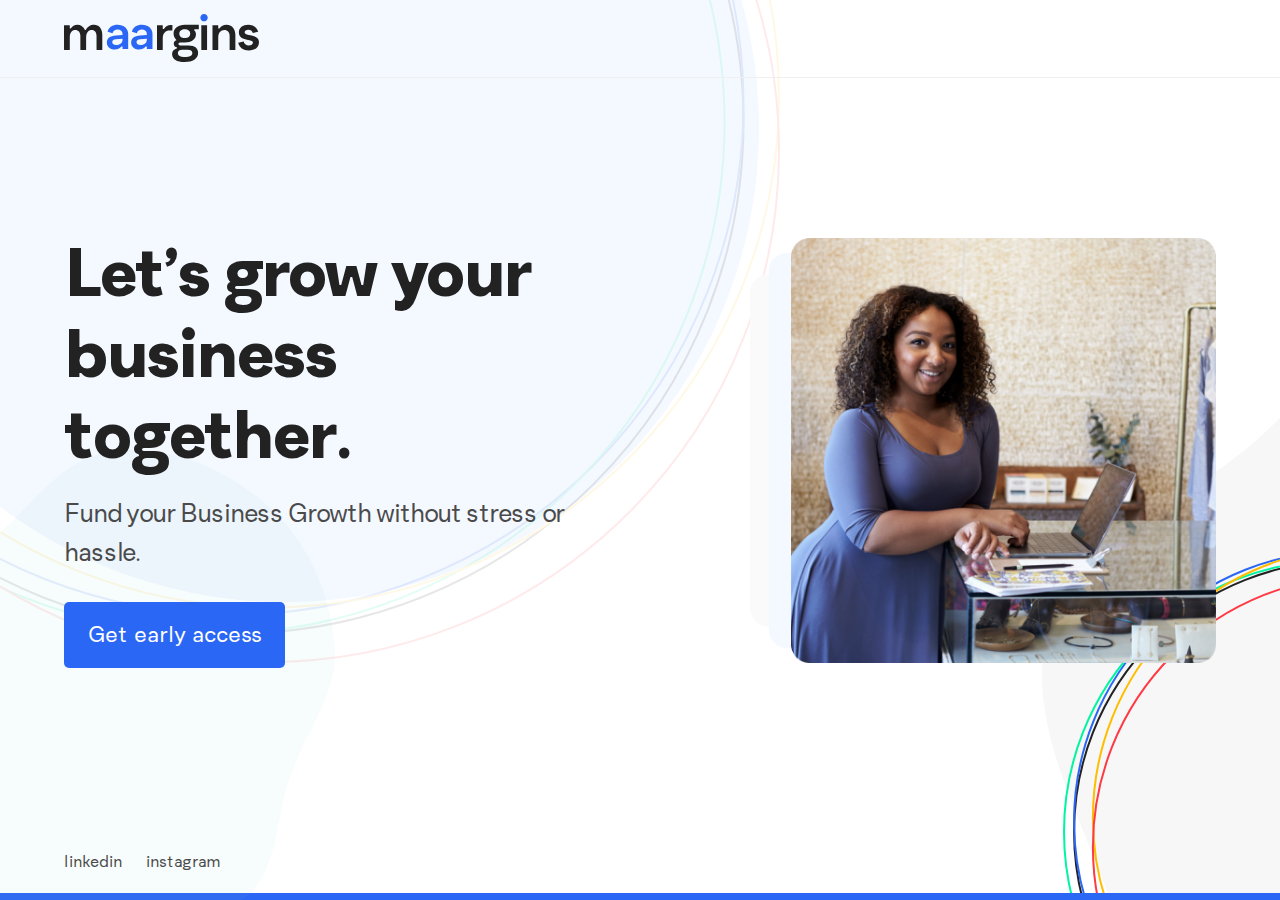
<file: index.html>
<html lang="en">
<head>
    <meta charset="UTF-8">
    <meta name="viewport" content="width=device-width, initial-scale=1.0">
    <link rel="icon" 
    type="image/png" 
    href="favicon.png">
    <!-- styles here -->
    <link rel="stylesheet" href="css/bulma.min.css">
    <link rel="stylesheet" href="css/maagro-allegro.css">
    <link rel="stylesheet" href="fonts/stylesheet.css">
    <meta name="theme-color" content="#F4F8FF">


    <!-- Primary Meta Tags -->
<title>maargins — Free savings account for small businesses and freelancers.</title>
<meta name="title" content="maargins — Free savings account for small businesses and freelancers.">
<meta name="description" content="Secure online savings for freelancers and small businesses with no minimum balance. Enjoy unlimited transactions, invoicing, bill pay and instant transfers.">

<!-- Open Graph / Facebook -->
<meta property="og:type" content="website">
<meta property="og:url" content="https://maargins.com/">
<meta property="og:title" content="maargins — Free savings account for small businesses and freelancers.">
<meta property="og:description" content="Secure online savings for freelancers and small businesses with no minimum balance. Enjoy unlimited transactions, invoicing, bill pay and instant transfers.">
<meta property="og:image" content="https://marginalgrowth.now.sh/maargins.png">

<!-- Twitter -->
<meta property="twitter:card" content="summary_large_image">
<meta property="twitter:url" content="https://maargins.com/">
<meta property="twitter:title" content="maargins — Free savings account for small businesses and freelancers.">
<meta property="twitter:description" content="Secure online savings for freelancers and small businesses with no minimum balance. Enjoy unlimited transactions, invoicing, bill pay and instant transfers.">
<meta property="twitter:image" content="https://marginalgrowth.now.sh/maargins.png">
    
    
</head>
<body>
    <section class="hero is-fullheight">
        <div class="hero-head">
            <nav class="navbar">
              <div class="container">
                <div class="navbar-brand">
                  <a class="navbar-item" href="index.html">
                   <img src="img/logo.svg" alt="" srcset="">
                  </a>
                 
                </div>
                
              </div>
            </nav>
          </div>
        <div class="hero-body">
            <div class="container">
            <div class="columns">
                <div class="column is-6 hero-copy ">
                    
                    <h2 class="hero-title">
                        Let's grow your business together.
                    </h2>
                    <p>Fund your Business Growth without stress or hassle.</p>
                   
                    <a href="join.html" class="t-button-submit">Get early access</a>
                    
                    <!-- <div class="fineprint">
                      <p>By signing up to Get early access, you authorize Maargins to send emails to provide information regarding Maargins.</p>
                    </div> -->
                  



                

                </div>
                <div class="column is-1"></div>
                <div class="column is-5 has-text-centered hero-image">
                  <img src="img/maagro-image.png" alt="" srcset="">
                </div>
            </div>
            
            </div>
        </div>
        <div class="hero-foot">
          <nav class="navbar">
            <div class="container">
              <div class="navbar-brand">
                
                <a class="navbar-item" href="https://www.twitter.com/growwithmaagro" target="_blank">
                  linkedin
                 </a>
                 <a class="navbar-item" href="https://www.instagram.com/growwithmaagro" target="_blank">
                  instagram
                 </a>
                 
              </div>
              
            </div>
          </nav>
        </div>
    </section>
    
    <!-- Start of Async Drift Code -->
<script>
  "use strict";
  
  !function() {
    var t = window.driftt = window.drift = window.driftt || [];
    if (!t.init) {
      if (t.invoked) return void (window.console && console.error && console.error("Drift snippet included twice."));
      t.invoked = !0, t.methods = [ "identify", "config", "track", "reset", "debug", "show", "ping", "page", "hide", "off", "on" ], 
      t.factory = function(e) {
        return function() {
          var n = Array.prototype.slice.call(arguments);
          return n.unshift(e), t.push(n), t;
        };
      }, t.methods.forEach(function(e) {
        t[e] = t.factory(e);
      }), t.load = function(t) {
        var e = 3e5, n = Math.ceil(new Date() / e) * e, o = document.createElement("script");
        o.type = "text/javascript", o.async = !0, o.crossorigin = "anonymous", o.src = "https://js.driftt.com/include/" + n + "/" + t + ".js";
        var i = document.getElementsByTagName("script")[0];
        i.parentNode.insertBefore(o, i);
      };
    }
  }();
  drift.SNIPPET_VERSION = '0.3.1';
  drift.load('6tx3d4itzphh');
  </script>
  <!-- End of Async Drift Code -->
  
</body>
</html>
</file>
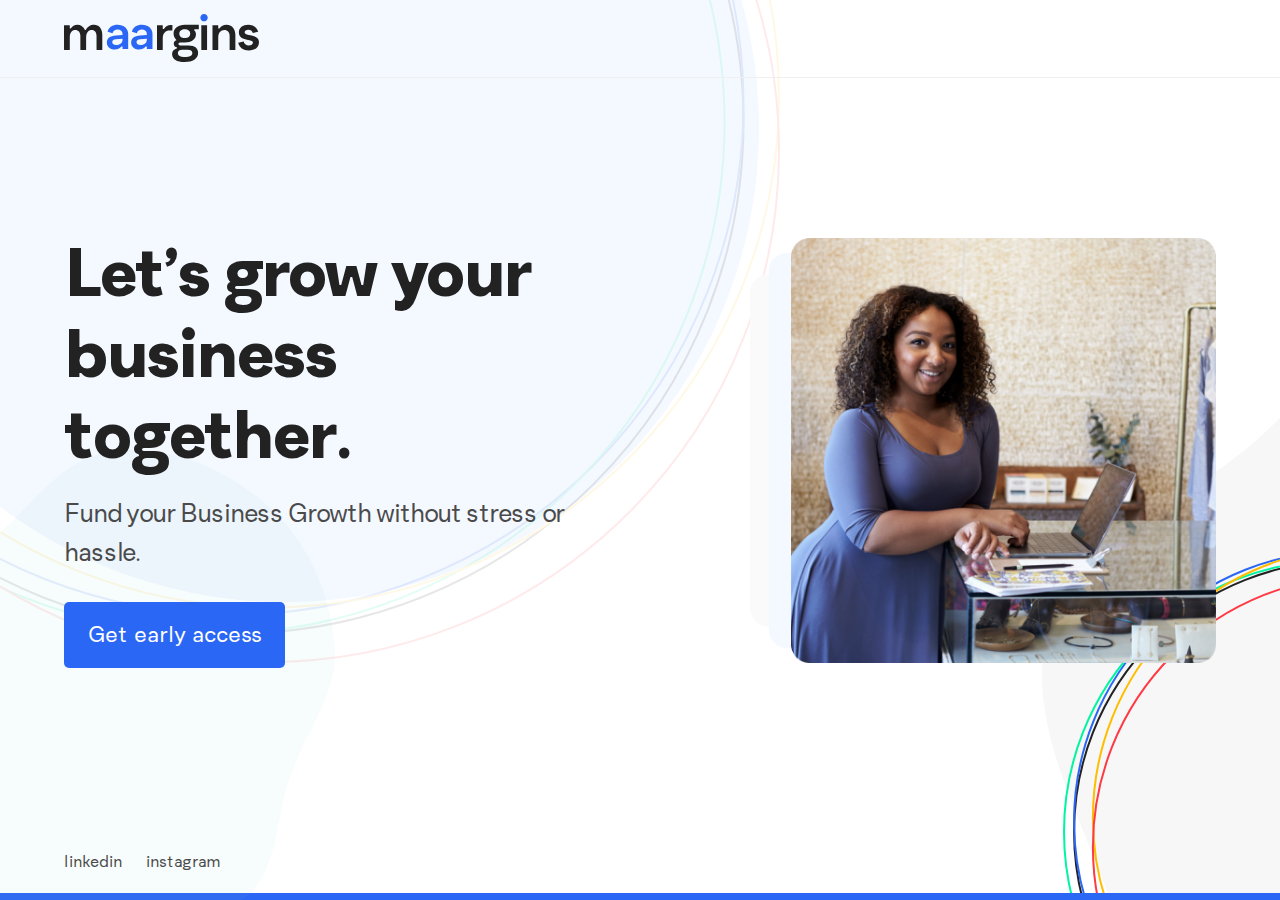
<file: join.html>
<html lang="en">
<head>
    <meta charset="UTF-8">
    <meta name="viewport" content="width=device-width, initial-scale=1.0">
    <link rel="icon" 
      type="image/png" 
      href="favicon.png">
    <!-- styles here -->
    <link rel="stylesheet" href="css/bulma.min.css">
    <link rel="stylesheet" href="css/maagro-allegro.css">
    <link rel="stylesheet" href="fonts/stylesheet.css">

    <meta name="theme-color" content="#F4F8FF">
    
    <!-- Primary Meta Tags -->
<title>maargins — Free savings account for small businesses and freelancers.</title>
<meta name="title" content="maargins — Free savings account for small businesses and freelancers.">
<meta name="description" content="Secure online savings for freelancers and small businesses with no minimum balance. Enjoy unlimited transactions, invoicing, bill pay and instant transfers.">

<!-- Open Graph / Facebook -->
<meta property="og:type" content="website">
<meta property="og:url" content="https://maargins.com/">
<meta property="og:title" content="maargins — Free savings account for small businesses and freelancers.">
<meta property="og:description" content="Secure online savings for freelancers and small businesses with no minimum balance. Enjoy unlimited transactions, invoicing, bill pay and instant transfers.">
<meta property="og:image" content="https://marginalgrowth.now.sh/maargins.png">

<!-- Twitter -->
<meta property="twitter:card" content="summary_large_image">
<meta property="twitter:url" content="https://maargins.com/">
<meta property="twitter:title" content="maargins — Free savings account for small businesses and freelancers.">
<meta property="twitter:description" content="Secure online savings for freelancers and small businesses with no minimum balance. Enjoy unlimited transactions, invoicing, bill pay and instant transfers.">
<meta property="twitter:image" content="https://marginalgrowth.now.sh/maargins.png">
    
<script id="mcjs">!function(c,h,i,m,p){m=c.createElement(h),p=c.getElementsByTagName(h)[0],m.async=1,m.src=i,p.parentNode.insertBefore(m,p)}(document,"script","https://chimpstatic.com/mcjs-connected/js/users/f637b6ba2a60bdd76b14740d9/b5bb4644c72804fdd7a58ae52.js");</script>
</head>
<body>
    <section class="hero is-fullheight">
        <div class="hero-head">
            <nav class="navbar">
              <div class="container">
                <div class="navbar-brand">
                  <a class="navbar-item" href="index.html"> 
                   <img src="img/logo.svg" alt="" srcset="">
                  </a>
                 
                </div>
                
              </div>
            </nav>
          </div>
        <div class="hero-body">
            <div class="container">
            <div class="columns">
                <div class="column is-6 hero-copy ">
                    
                    <h2 class="hero-title">
                        Let's grow your business together.
                    </h2>
                    <p>Fund your Business Growth without stress or hassle.</p>
                    <a href="join.html" class="t-button-submit">Get early access</a>
                   
                    
                

                </div>
                <div class="column is-1"></div>
                <div class="column is-5 has-text-centered hero-image">
                  <img src="img/maagro-image.png" alt="" srcset="">
                </div>
            </div>
            
            </div>
        </div>
        <div class="hero-foot">
          <nav class="navbar">
            <div class="container">
              <div class="navbar-brand">
                
                <a class="navbar-item" href="https://www.twitter.com/growwithmaagro" target="_blank">
                  linkedin
                 </a>
                 <a class="navbar-item" href="https://www.instagram.com/growwithmaagro" target="_blank">
                  instagram
                 </a>
                 
              </div>
              
            </div>
          </nav>
        </div>
    </section>
    
    <!-- Start of Async Drift Code -->
<script>
  "use strict";
  
  !function() {
    var t = window.driftt = window.drift = window.driftt || [];
    if (!t.init) {
      if (t.invoked) return void (window.console && console.error && console.error("Drift snippet included twice."));
      t.invoked = !0, t.methods = [ "identify", "config", "track", "reset", "debug", "show", "ping", "page", "hide", "off", "on" ], 
      t.factory = function(e) {
        return function() {
          var n = Array.prototype.slice.call(arguments);
          return n.unshift(e), t.push(n), t;
        };
      }, t.methods.forEach(function(e) {
        t[e] = t.factory(e);
      }), t.load = function(t) {
        var e = 3e5, n = Math.ceil(new Date() / e) * e, o = document.createElement("script");
        o.type = "text/javascript", o.async = !0, o.crossorigin = "anonymous", o.src = "https://js.driftt.com/include/" + n + "/" + t + ".js";
        var i = document.getElementsByTagName("script")[0];
        i.parentNode.insertBefore(o, i);
      };
    }
  }();
  drift.SNIPPET_VERSION = '0.3.1';
  drift.load('6tx3d4itzphh');
  </script>
  <!-- End of Async Drift Code -->
  
</body>
</html>
</file>
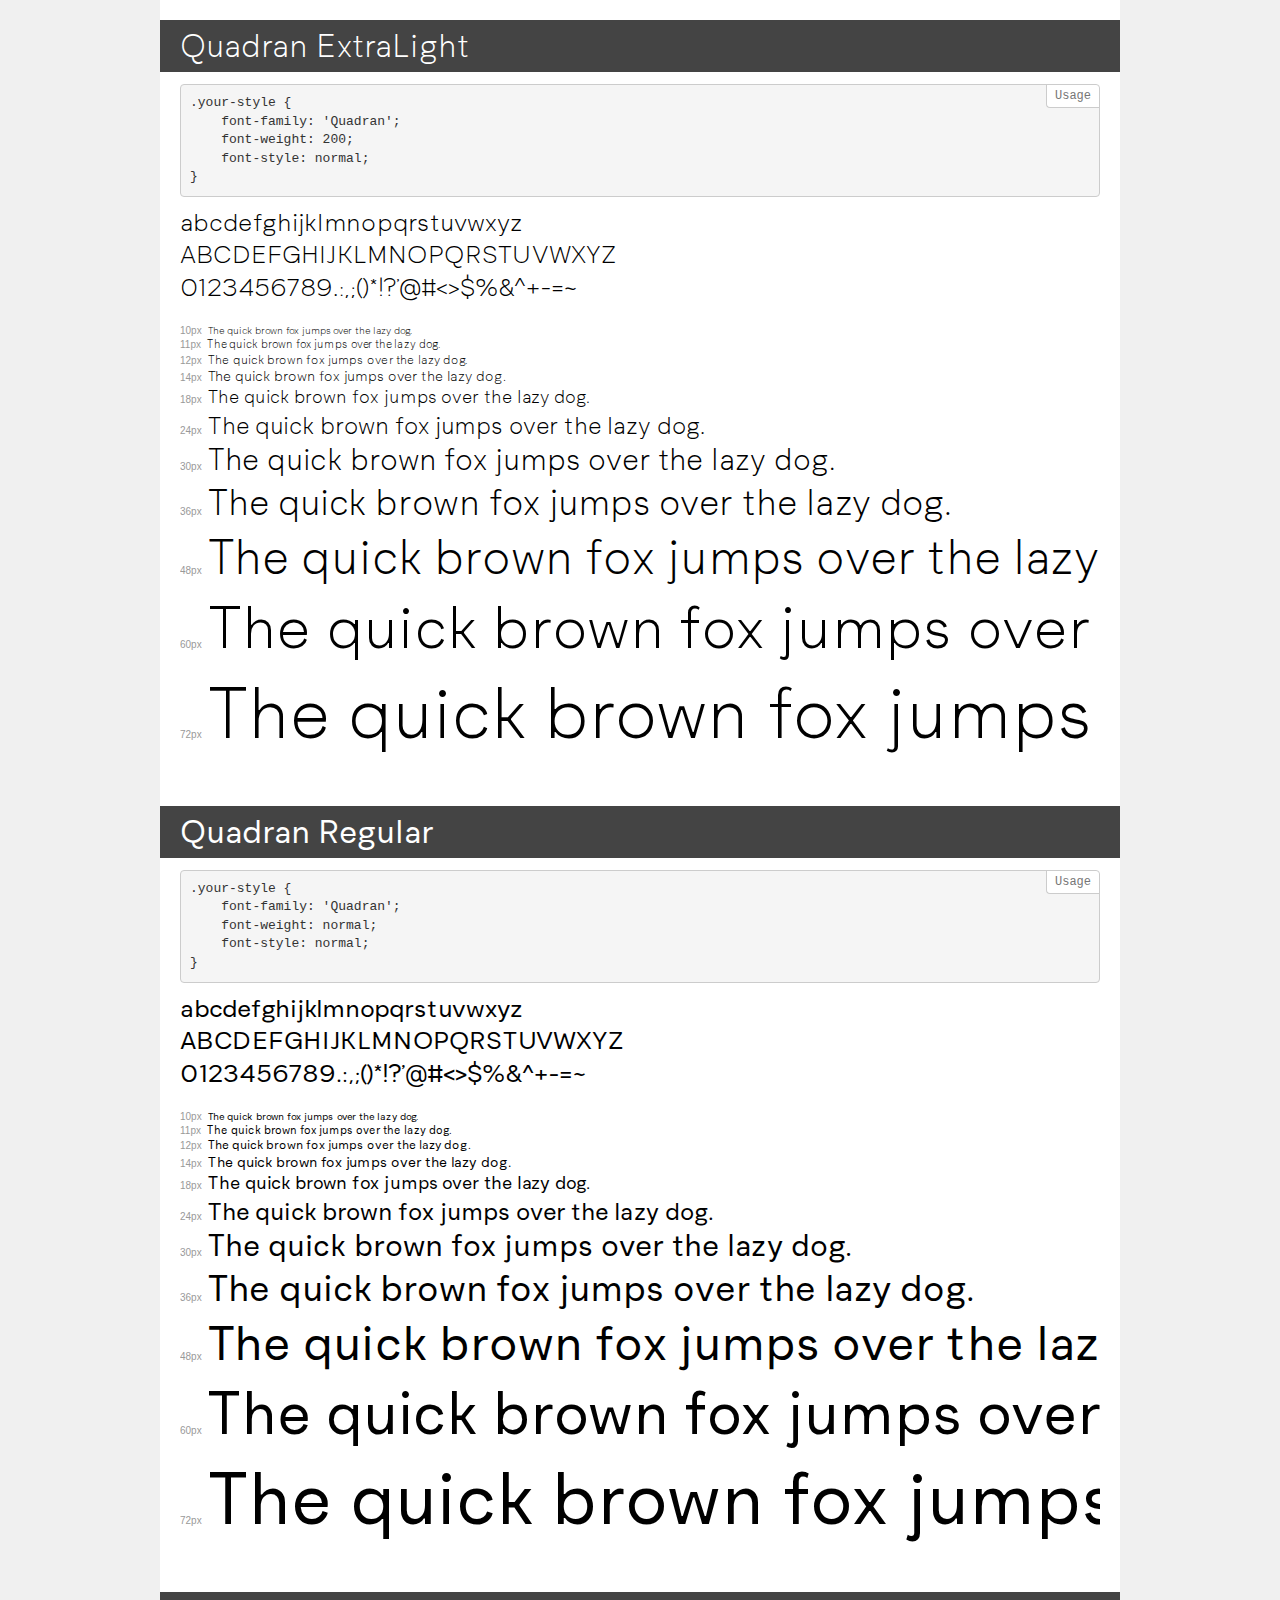
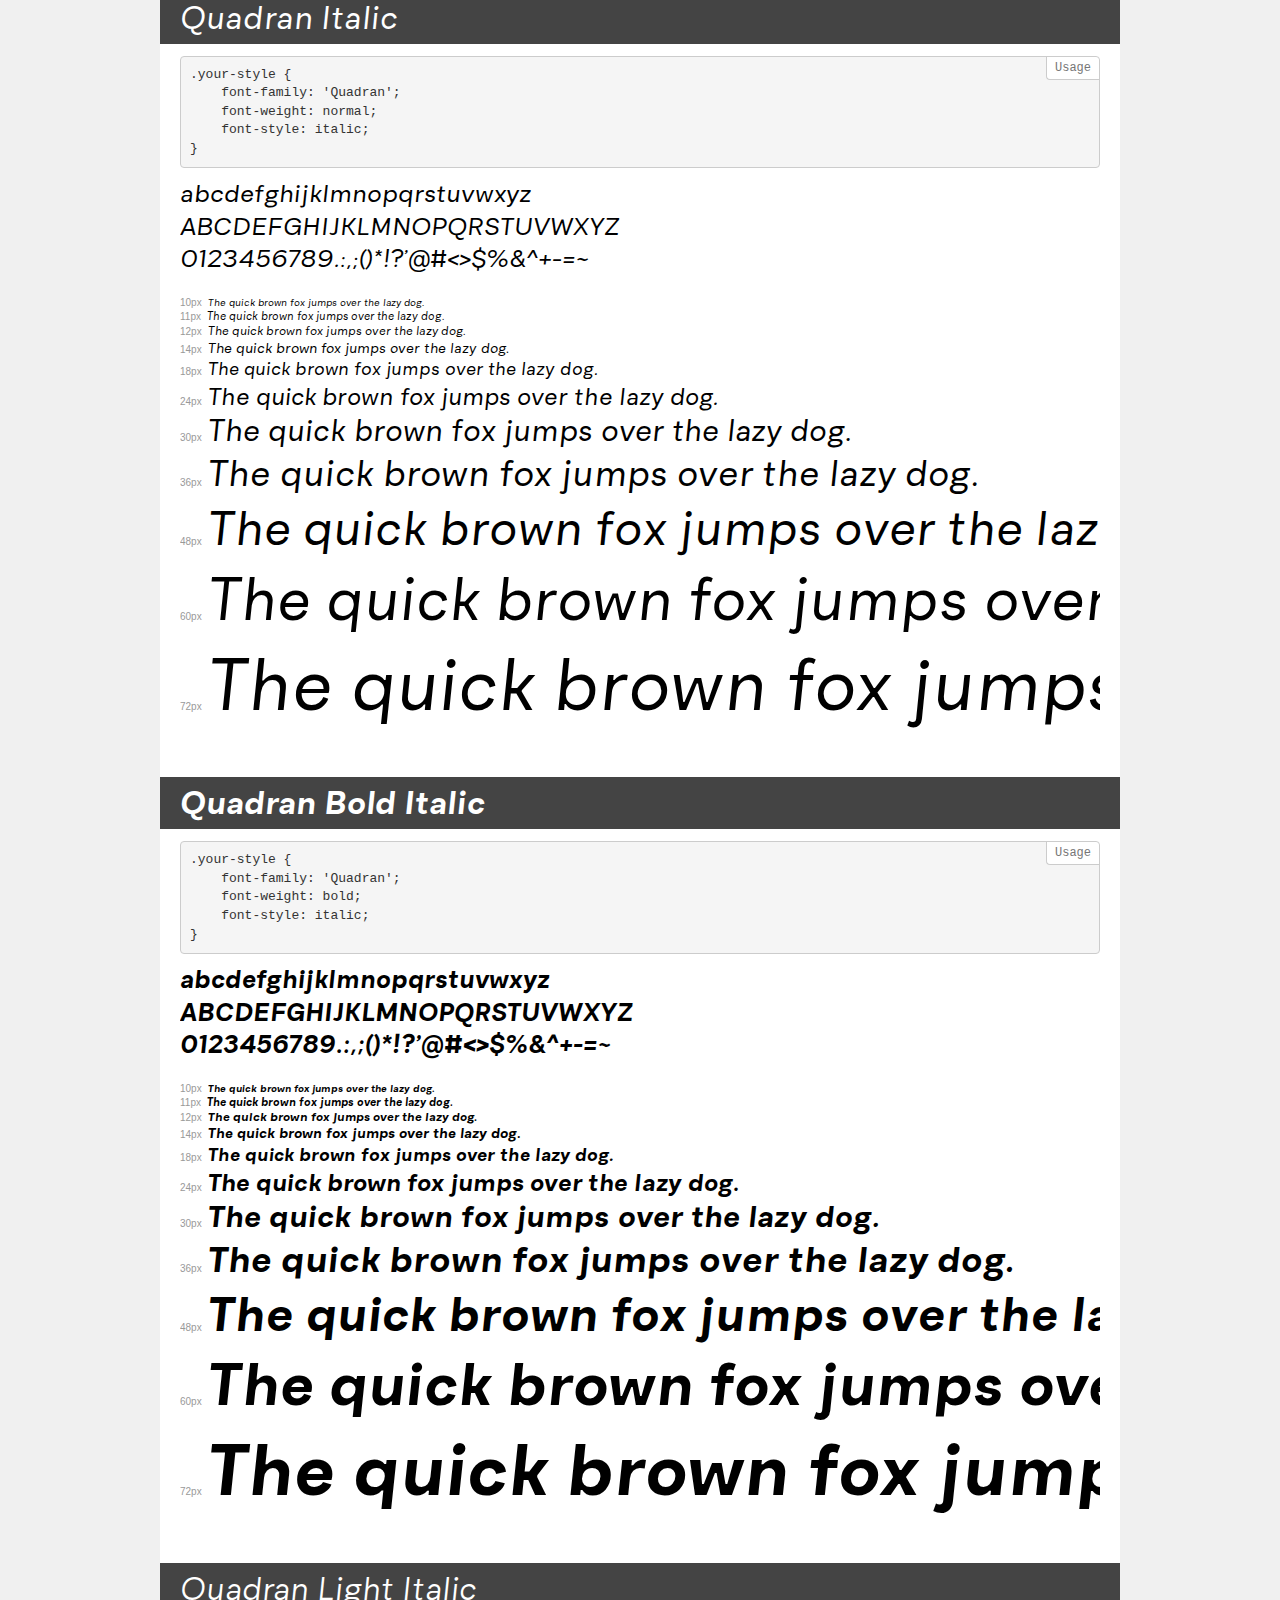
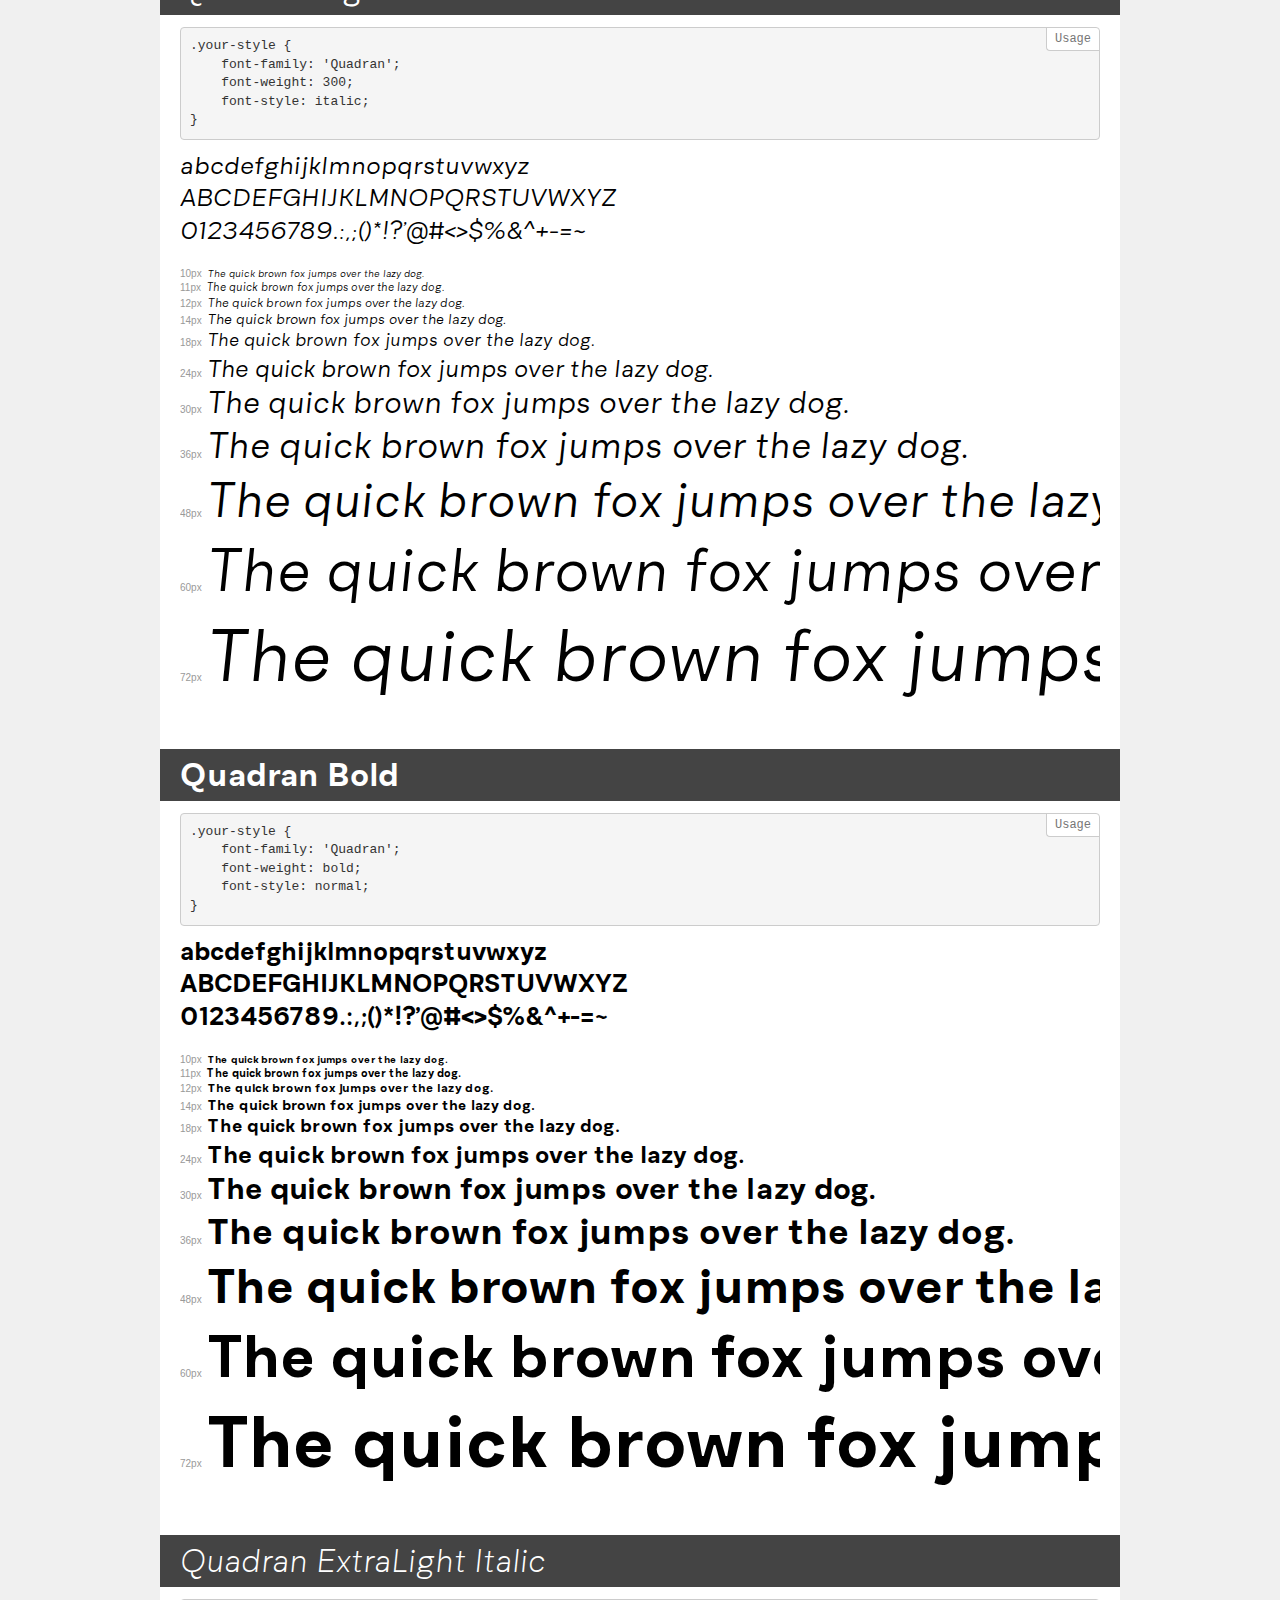
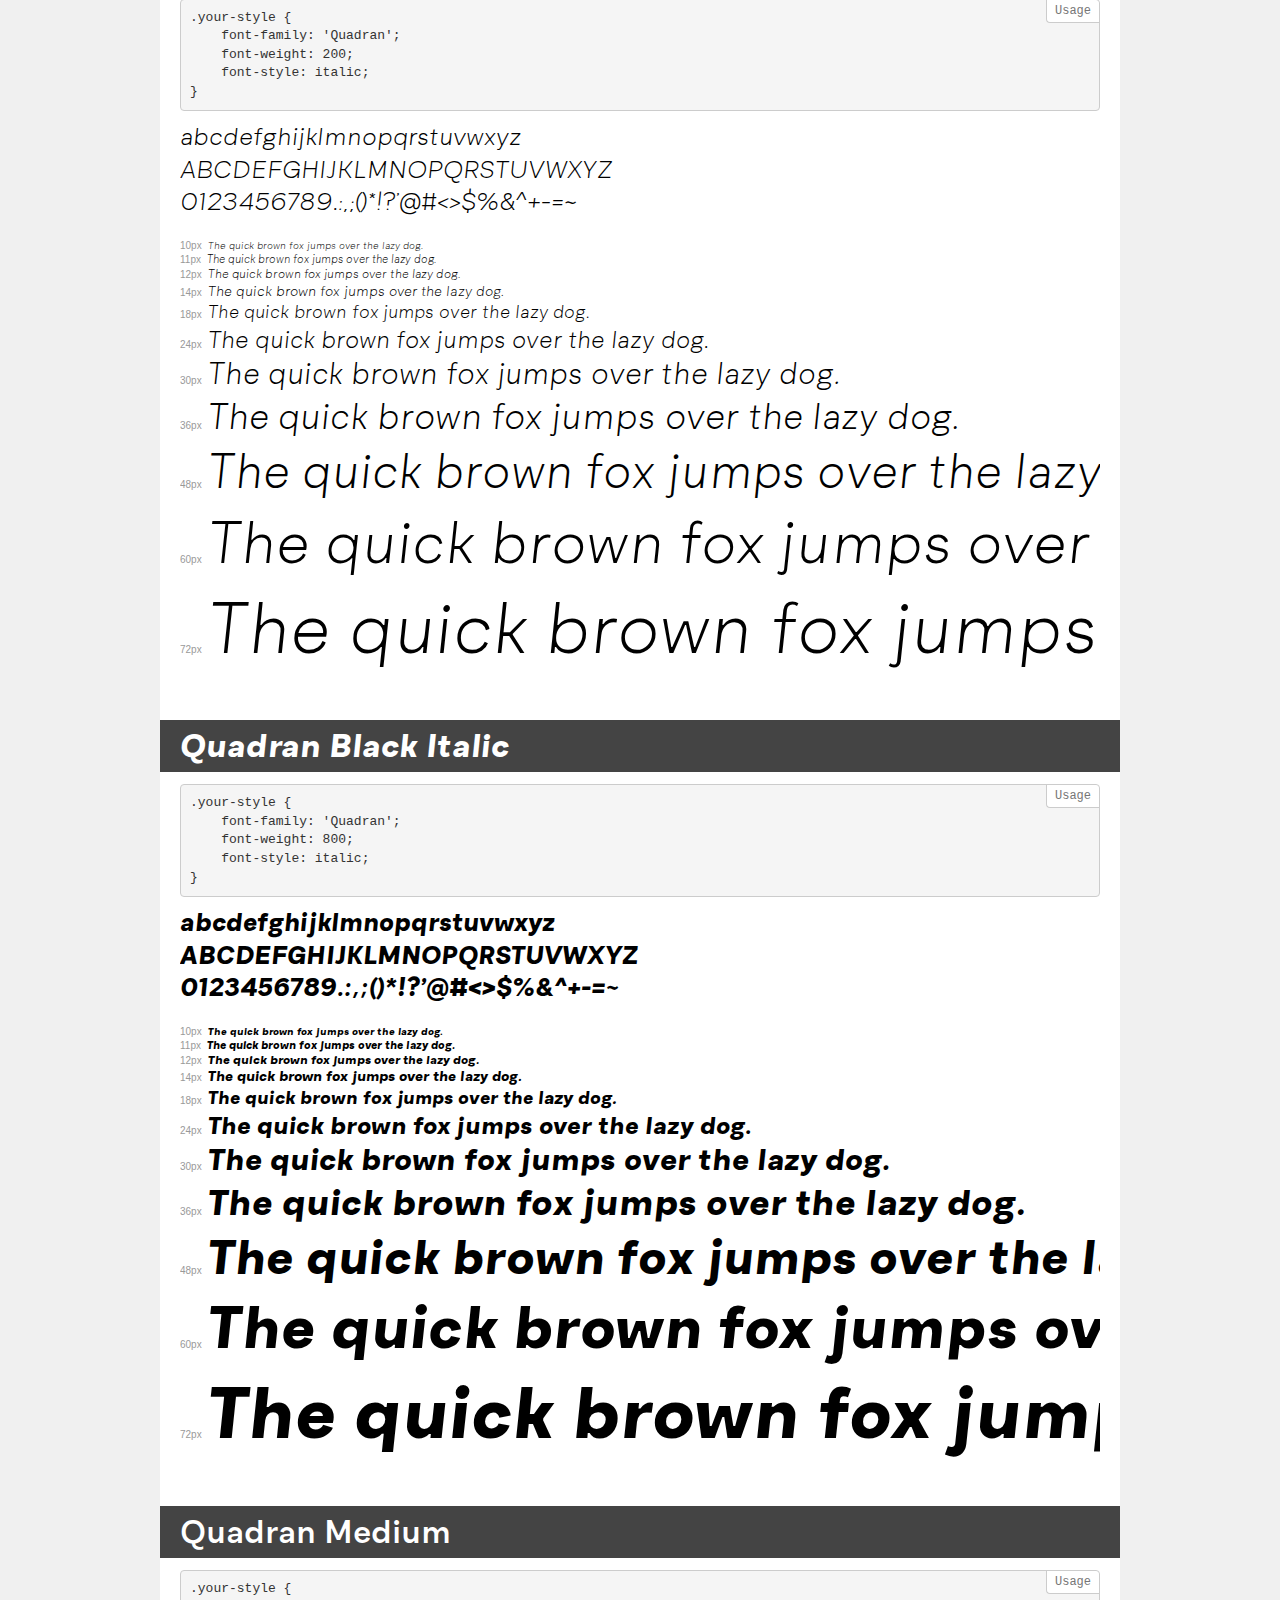
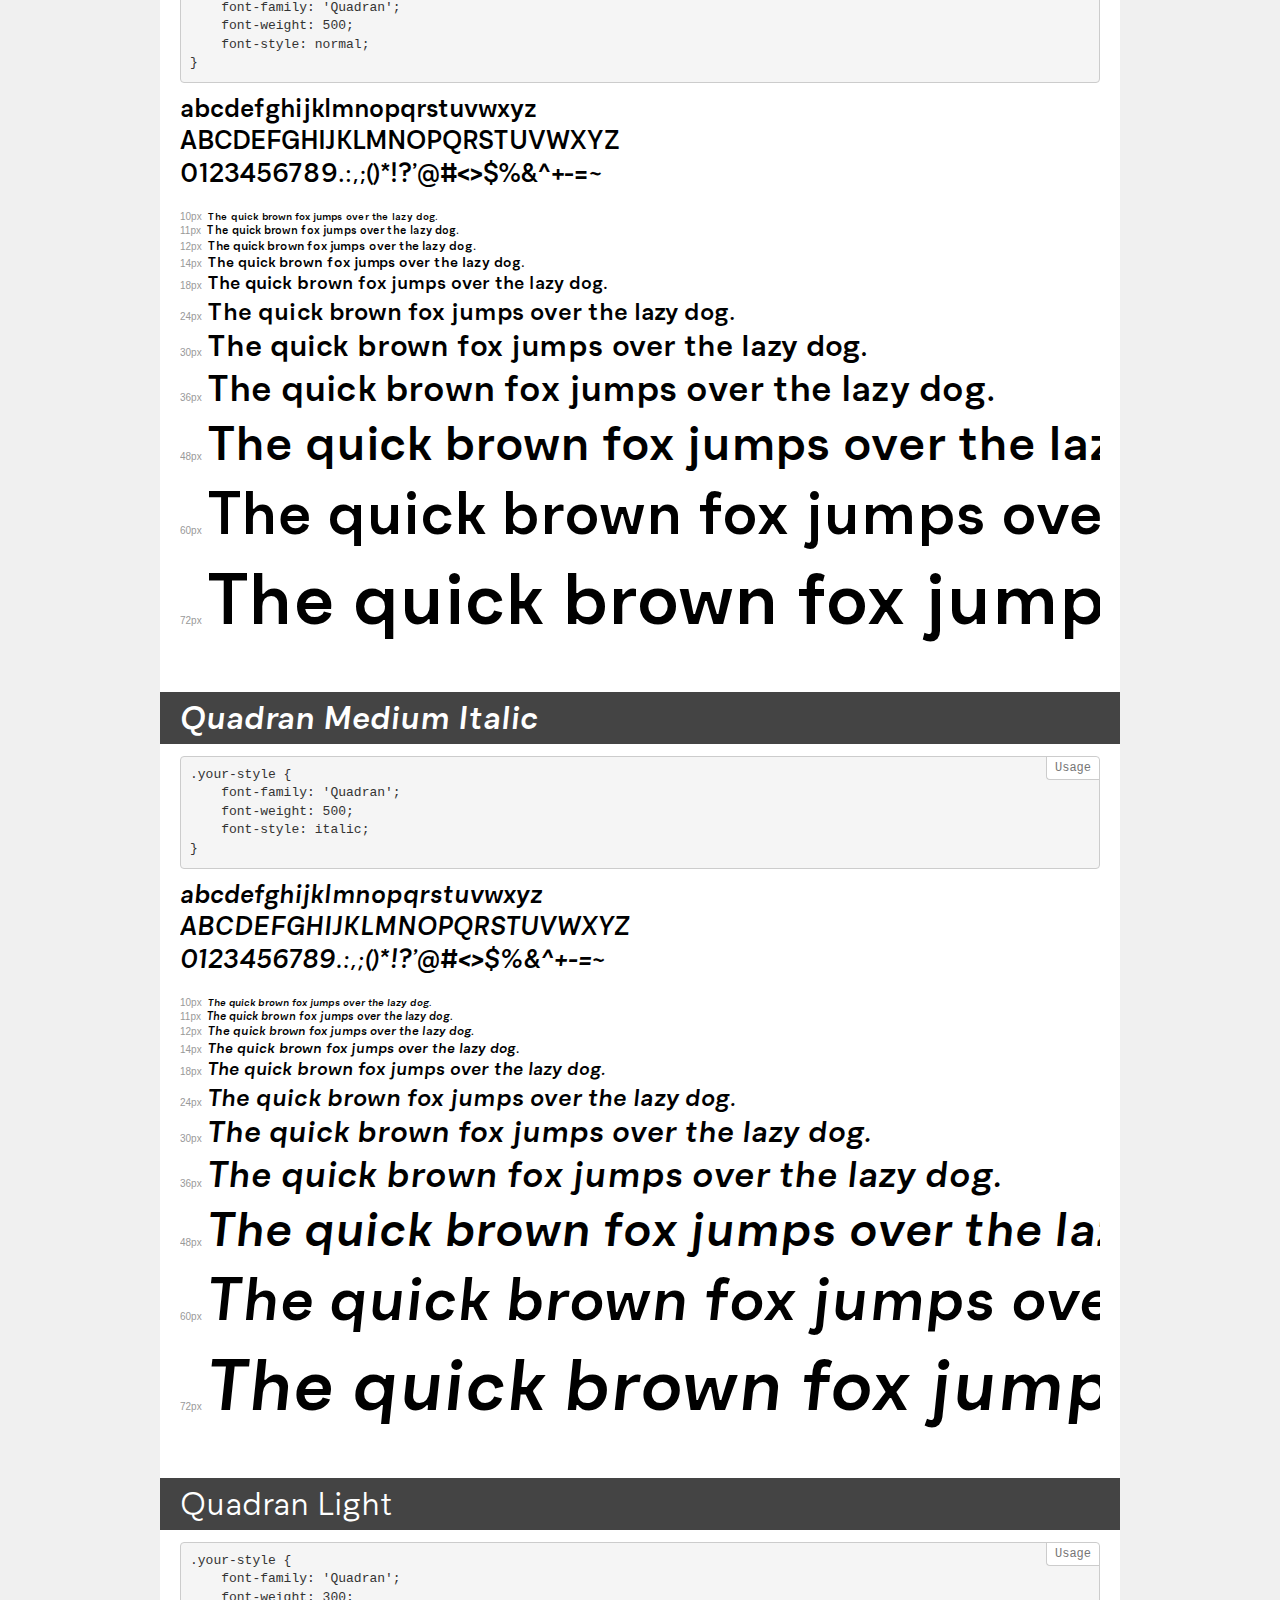
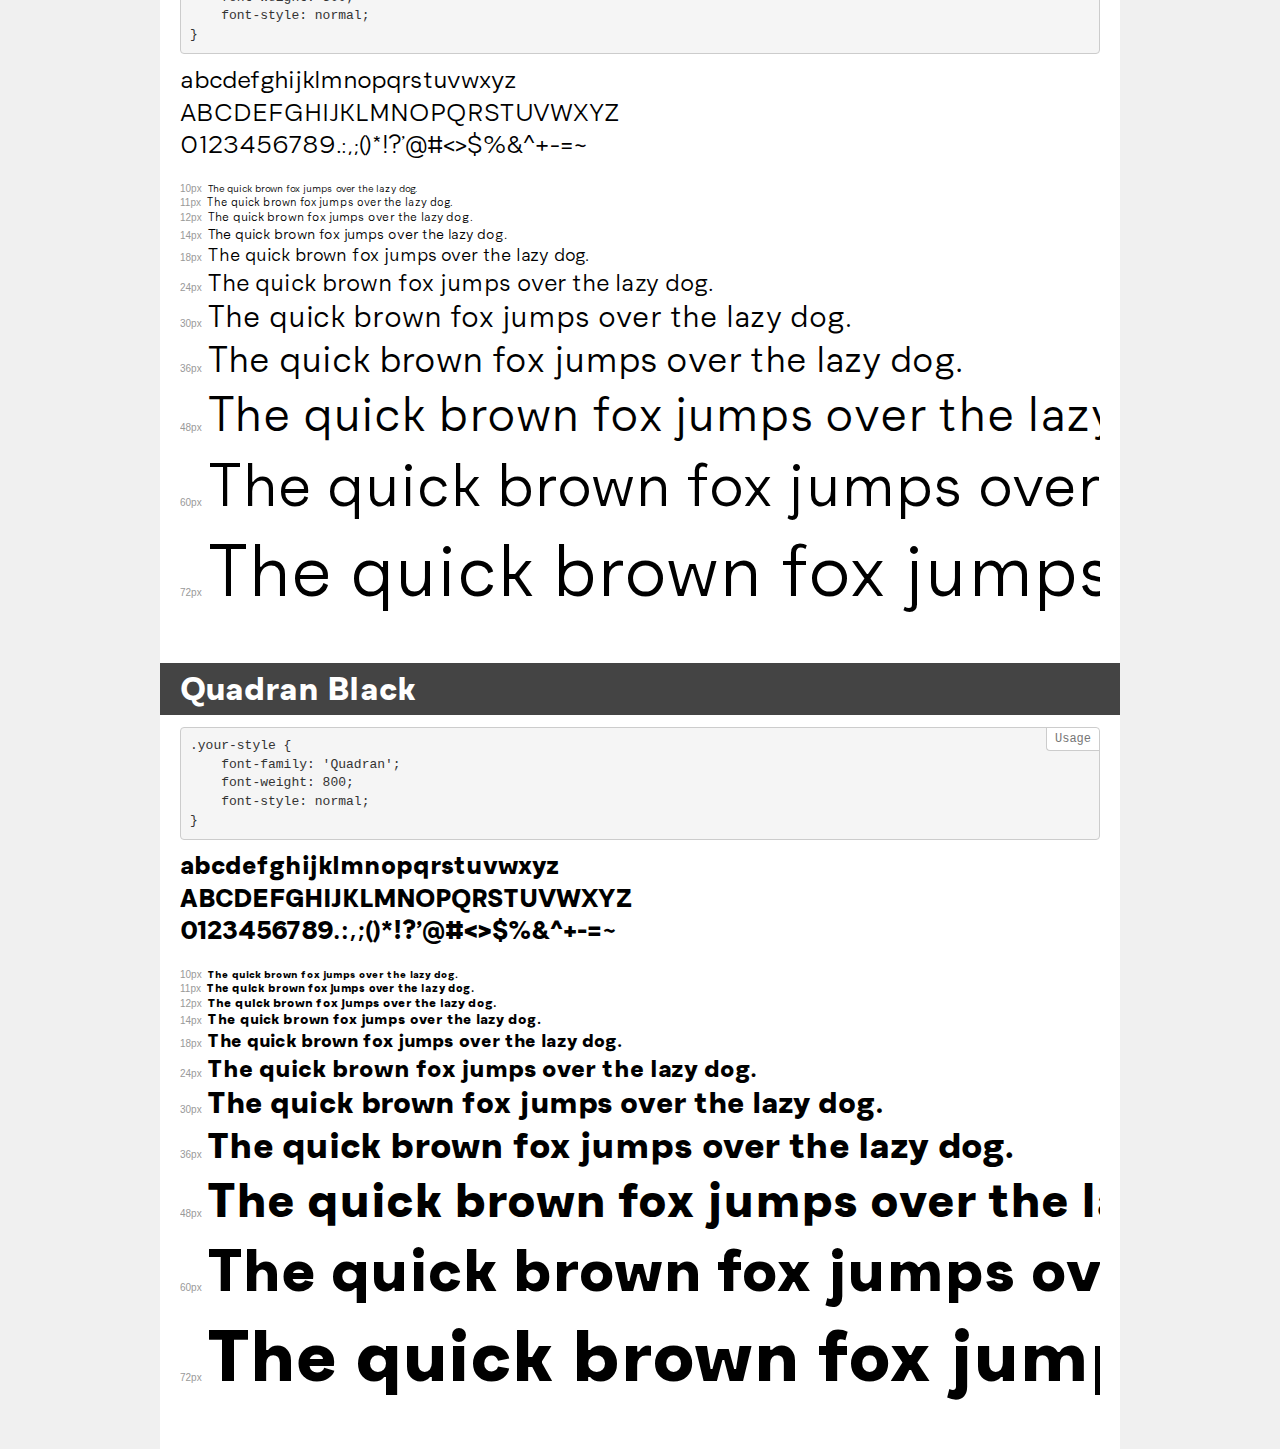
<file: fonts/demo.html>
<!DOCTYPE html>
<html lang="en">
<head>
    <meta charset="utf-8">
    <meta http-equiv="X-UA-Compatible" content="IE=edge">
    <meta name="viewport" content="width=device-width, initial-scale=1">
    <meta name="robots" content="noindex, noarchive">
    <meta name="format-detection" content="telephone=no">
    <title>Transfonter demo</title>
    <link href="stylesheet.css" rel="stylesheet">
    <style>
        /*
        http://meyerweb.com/eric/tools/css/reset/
        v2.0 | 20110126
        License: none (public domain)
        */
        html, body, div, span, applet, object, iframe,
        h1, h2, h3, h4, h5, h6, p, blockquote, pre,
        a, abbr, acronym, address, big, cite, code,
        del, dfn, em, img, ins, kbd, q, s, samp,
        small, strike, strong, sub, sup, tt, var,
        b, u, i, center,
        dl, dt, dd, ol, ul, li,
        fieldset, form, label, legend,
        table, caption, tbody, tfoot, thead, tr, th, td,
        article, aside, canvas, details, embed,
        figure, figcaption, footer, header, hgroup,
        menu, nav, output, ruby, section, summary,
        time, mark, audio, video {
            margin: 0;
            padding: 0;
            border: 0;
            font-size: 100%;
            font: inherit;
            vertical-align: baseline;
        }
        /* HTML5 display-role reset for older browsers */
        article, aside, details, figcaption, figure,
        footer, header, hgroup, menu, nav, section {
            display: block;
        }
        body {
            line-height: 1;
        }
        ol, ul {
            list-style: none;
        }
        blockquote, q {
            quotes: none;
        }
        blockquote:before, blockquote:after,
        q:before, q:after {
            content: '';
            content: none;
        }
        table {
            border-collapse: collapse;
            border-spacing: 0;
        }
        /* demo styles */
        body {
            background: #f0f0f0;
            color: #000;
        }
        .page {
            background: #fff;
            width: 920px;
            margin: 0 auto;
            padding: 20px 20px 0 20px;
            overflow: hidden;
        }
        .font-container {
            overflow-x: auto;
            overflow-y: hidden;
            margin-bottom: 40px;
            line-height: 1.3;
            white-space: nowrap;
            padding-bottom: 5px;
        }
        h1 {
            position: relative;
            background: #444;
            font-size: 32px;
            color: #fff;
            padding: 10px 20px;
            margin: 0 -20px 12px -20px;
        }
        .letters {
            font-size: 25px;
            margin-bottom: 20px;
        }
        .s10:before {
            content: '10px';
        }
        .s11:before {
            content: '11px';
        }
        .s12:before {
            content: '12px';
        }
        .s14:before {
            content: '14px';
        }
        .s18:before {
            content: '18px';
        }
        .s24:before {
            content: '24px';
        }
        .s30:before {
            content: '30px';
        }
        .s36:before {
            content: '36px';
        }
        .s48:before {
            content: '48px';
        }
        .s60:before {
            content: '60px';
        }
        .s72:before {
            content: '72px';
        }
        .s10:before, .s11:before, .s12:before, .s14:before,
        .s18:before, .s24:before, .s30:before, .s36:before,
        .s48:before, .s60:before, .s72:before {
            font-family: Arial, sans-serif;
            font-size: 10px;
            font-weight: normal;
            font-style: normal;
            color: #999;
            padding-right: 6px;
        }
        pre {
            display: block;
            position: relative;
            padding: 9px;
            margin: 0 0 10px;
            font-family: Monaco, Menlo, Consolas, "Courier New", monospace;
            font-size: 13px;
            line-height: 1.428571429;
            color: #333;
            font-weight: normal;
            font-style: normal;
            background-color: #f5f5f5;
            border: 1px solid #ccc;
            overflow-x: auto;
            border-radius: 4px;
        }
        pre:after {
            display: block;
            position: absolute;
            right: 0;
            top: 0;
            content: 'Usage';
            line-height: 1;
            padding: 5px 8px;
            font-size: 12px;
            color: #767676;
            background-color: #fff;
            border: 1px solid #ccc;
            border-right: none;
            border-top: none;
            border-radius: 0 4px 0 4px;
            z-index: 10;
        }
        /* responsive */
        @media (max-width: 959px) {
            .page {
                width: auto;
                margin: 0;
            }
        }
    </style>
</head>
<body>
<div class="page">
    <div class="demo">
        <h1 style="font-family: 'Quadran'; font-weight: 200; font-style: normal;">Quadran ExtraLight</h1>
        <pre>.your-style {
    font-family: 'Quadran';
    font-weight: 200;
    font-style: normal;
}</pre>
        <div class="font-container" style="font-family: 'Quadran'; font-weight: 200; font-style: normal;">
            <p class="letters">
                abcdefghijklmnopqrstuvwxyz<br>
ABCDEFGHIJKLMNOPQRSTUVWXYZ<br>
                0123456789.:,;()*!?'@#<>$%&^+-=~
            </p>
            <p class="s10" style="font-size: 10px;">The quick brown fox jumps over the lazy dog.</p>
            <p class="s11" style="font-size: 11px;">The quick brown fox jumps over the lazy dog.</p>
            <p class="s12" style="font-size: 12px;">The quick brown fox jumps over the lazy dog.</p>
            <p class="s14" style="font-size: 14px;">The quick brown fox jumps over the lazy dog.</p>
            <p class="s18" style="font-size: 18px;">The quick brown fox jumps over the lazy dog.</p>
            <p class="s24" style="font-size: 24px;">The quick brown fox jumps over the lazy dog.</p>
            <p class="s30" style="font-size: 30px;">The quick brown fox jumps over the lazy dog.</p>
            <p class="s36" style="font-size: 36px;">The quick brown fox jumps over the lazy dog.</p>
            <p class="s48" style="font-size: 48px;">The quick brown fox jumps over the lazy dog.</p>
            <p class="s60" style="font-size: 60px;">The quick brown fox jumps over the lazy dog.</p>
            <p class="s72" style="font-size: 72px;">The quick brown fox jumps over the lazy dog.</p>
        </div>
    </div>
    <div class="demo">
        <h1 style="font-family: 'Quadran'; font-weight: normal; font-style: normal;">Quadran Regular</h1>
        <pre>.your-style {
    font-family: 'Quadran';
    font-weight: normal;
    font-style: normal;
}</pre>
        <div class="font-container" style="font-family: 'Quadran'; font-weight: normal; font-style: normal;">
            <p class="letters">
                abcdefghijklmnopqrstuvwxyz<br>
ABCDEFGHIJKLMNOPQRSTUVWXYZ<br>
                0123456789.:,;()*!?'@#<>$%&^+-=~
            </p>
            <p class="s10" style="font-size: 10px;">The quick brown fox jumps over the lazy dog.</p>
            <p class="s11" style="font-size: 11px;">The quick brown fox jumps over the lazy dog.</p>
            <p class="s12" style="font-size: 12px;">The quick brown fox jumps over the lazy dog.</p>
            <p class="s14" style="font-size: 14px;">The quick brown fox jumps over the lazy dog.</p>
            <p class="s18" style="font-size: 18px;">The quick brown fox jumps over the lazy dog.</p>
            <p class="s24" style="font-size: 24px;">The quick brown fox jumps over the lazy dog.</p>
            <p class="s30" style="font-size: 30px;">The quick brown fox jumps over the lazy dog.</p>
            <p class="s36" style="font-size: 36px;">The quick brown fox jumps over the lazy dog.</p>
            <p class="s48" style="font-size: 48px;">The quick brown fox jumps over the lazy dog.</p>
            <p class="s60" style="font-size: 60px;">The quick brown fox jumps over the lazy dog.</p>
            <p class="s72" style="font-size: 72px;">The quick brown fox jumps over the lazy dog.</p>
        </div>
    </div>
    <div class="demo">
        <h1 style="font-family: 'Quadran'; font-weight: normal; font-style: italic;">Quadran Italic</h1>
        <pre>.your-style {
    font-family: 'Quadran';
    font-weight: normal;
    font-style: italic;
}</pre>
        <div class="font-container" style="font-family: 'Quadran'; font-weight: normal; font-style: italic;">
            <p class="letters">
                abcdefghijklmnopqrstuvwxyz<br>
ABCDEFGHIJKLMNOPQRSTUVWXYZ<br>
                0123456789.:,;()*!?'@#<>$%&^+-=~
            </p>
            <p class="s10" style="font-size: 10px;">The quick brown fox jumps over the lazy dog.</p>
            <p class="s11" style="font-size: 11px;">The quick brown fox jumps over the lazy dog.</p>
            <p class="s12" style="font-size: 12px;">The quick brown fox jumps over the lazy dog.</p>
            <p class="s14" style="font-size: 14px;">The quick brown fox jumps over the lazy dog.</p>
            <p class="s18" style="font-size: 18px;">The quick brown fox jumps over the lazy dog.</p>
            <p class="s24" style="font-size: 24px;">The quick brown fox jumps over the lazy dog.</p>
            <p class="s30" style="font-size: 30px;">The quick brown fox jumps over the lazy dog.</p>
            <p class="s36" style="font-size: 36px;">The quick brown fox jumps over the lazy dog.</p>
            <p class="s48" style="font-size: 48px;">The quick brown fox jumps over the lazy dog.</p>
            <p class="s60" style="font-size: 60px;">The quick brown fox jumps over the lazy dog.</p>
            <p class="s72" style="font-size: 72px;">The quick brown fox jumps over the lazy dog.</p>
        </div>
    </div>
    <div class="demo">
        <h1 style="font-family: 'Quadran'; font-weight: bold; font-style: italic;">Quadran Bold Italic</h1>
        <pre>.your-style {
    font-family: 'Quadran';
    font-weight: bold;
    font-style: italic;
}</pre>
        <div class="font-container" style="font-family: 'Quadran'; font-weight: bold; font-style: italic;">
            <p class="letters">
                abcdefghijklmnopqrstuvwxyz<br>
ABCDEFGHIJKLMNOPQRSTUVWXYZ<br>
                0123456789.:,;()*!?'@#<>$%&^+-=~
            </p>
            <p class="s10" style="font-size: 10px;">The quick brown fox jumps over the lazy dog.</p>
            <p class="s11" style="font-size: 11px;">The quick brown fox jumps over the lazy dog.</p>
            <p class="s12" style="font-size: 12px;">The quick brown fox jumps over the lazy dog.</p>
            <p class="s14" style="font-size: 14px;">The quick brown fox jumps over the lazy dog.</p>
            <p class="s18" style="font-size: 18px;">The quick brown fox jumps over the lazy dog.</p>
            <p class="s24" style="font-size: 24px;">The quick brown fox jumps over the lazy dog.</p>
            <p class="s30" style="font-size: 30px;">The quick brown fox jumps over the lazy dog.</p>
            <p class="s36" style="font-size: 36px;">The quick brown fox jumps over the lazy dog.</p>
            <p class="s48" style="font-size: 48px;">The quick brown fox jumps over the lazy dog.</p>
            <p class="s60" style="font-size: 60px;">The quick brown fox jumps over the lazy dog.</p>
            <p class="s72" style="font-size: 72px;">The quick brown fox jumps over the lazy dog.</p>
        </div>
    </div>
    <div class="demo">
        <h1 style="font-family: 'Quadran'; font-weight: 300; font-style: italic;">Quadran Light Italic</h1>
        <pre>.your-style {
    font-family: 'Quadran';
    font-weight: 300;
    font-style: italic;
}</pre>
        <div class="font-container" style="font-family: 'Quadran'; font-weight: 300; font-style: italic;">
            <p class="letters">
                abcdefghijklmnopqrstuvwxyz<br>
ABCDEFGHIJKLMNOPQRSTUVWXYZ<br>
                0123456789.:,;()*!?'@#<>$%&^+-=~
            </p>
            <p class="s10" style="font-size: 10px;">The quick brown fox jumps over the lazy dog.</p>
            <p class="s11" style="font-size: 11px;">The quick brown fox jumps over the lazy dog.</p>
            <p class="s12" style="font-size: 12px;">The quick brown fox jumps over the lazy dog.</p>
            <p class="s14" style="font-size: 14px;">The quick brown fox jumps over the lazy dog.</p>
            <p class="s18" style="font-size: 18px;">The quick brown fox jumps over the lazy dog.</p>
            <p class="s24" style="font-size: 24px;">The quick brown fox jumps over the lazy dog.</p>
            <p class="s30" style="font-size: 30px;">The quick brown fox jumps over the lazy dog.</p>
            <p class="s36" style="font-size: 36px;">The quick brown fox jumps over the lazy dog.</p>
            <p class="s48" style="font-size: 48px;">The quick brown fox jumps over the lazy dog.</p>
            <p class="s60" style="font-size: 60px;">The quick brown fox jumps over the lazy dog.</p>
            <p class="s72" style="font-size: 72px;">The quick brown fox jumps over the lazy dog.</p>
        </div>
    </div>
    <div class="demo">
        <h1 style="font-family: 'Quadran'; font-weight: bold; font-style: normal;">Quadran Bold</h1>
        <pre>.your-style {
    font-family: 'Quadran';
    font-weight: bold;
    font-style: normal;
}</pre>
        <div class="font-container" style="font-family: 'Quadran'; font-weight: bold; font-style: normal;">
            <p class="letters">
                abcdefghijklmnopqrstuvwxyz<br>
ABCDEFGHIJKLMNOPQRSTUVWXYZ<br>
                0123456789.:,;()*!?'@#<>$%&^+-=~
            </p>
            <p class="s10" style="font-size: 10px;">The quick brown fox jumps over the lazy dog.</p>
            <p class="s11" style="font-size: 11px;">The quick brown fox jumps over the lazy dog.</p>
            <p class="s12" style="font-size: 12px;">The quick brown fox jumps over the lazy dog.</p>
            <p class="s14" style="font-size: 14px;">The quick brown fox jumps over the lazy dog.</p>
            <p class="s18" style="font-size: 18px;">The quick brown fox jumps over the lazy dog.</p>
            <p class="s24" style="font-size: 24px;">The quick brown fox jumps over the lazy dog.</p>
            <p class="s30" style="font-size: 30px;">The quick brown fox jumps over the lazy dog.</p>
            <p class="s36" style="font-size: 36px;">The quick brown fox jumps over the lazy dog.</p>
            <p class="s48" style="font-size: 48px;">The quick brown fox jumps over the lazy dog.</p>
            <p class="s60" style="font-size: 60px;">The quick brown fox jumps over the lazy dog.</p>
            <p class="s72" style="font-size: 72px;">The quick brown fox jumps over the lazy dog.</p>
        </div>
    </div>
    <div class="demo">
        <h1 style="font-family: 'Quadran'; font-weight: 200; font-style: italic;">Quadran ExtraLight Italic</h1>
        <pre>.your-style {
    font-family: 'Quadran';
    font-weight: 200;
    font-style: italic;
}</pre>
        <div class="font-container" style="font-family: 'Quadran'; font-weight: 200; font-style: italic;">
            <p class="letters">
                abcdefghijklmnopqrstuvwxyz<br>
ABCDEFGHIJKLMNOPQRSTUVWXYZ<br>
                0123456789.:,;()*!?'@#<>$%&^+-=~
            </p>
            <p class="s10" style="font-size: 10px;">The quick brown fox jumps over the lazy dog.</p>
            <p class="s11" style="font-size: 11px;">The quick brown fox jumps over the lazy dog.</p>
            <p class="s12" style="font-size: 12px;">The quick brown fox jumps over the lazy dog.</p>
            <p class="s14" style="font-size: 14px;">The quick brown fox jumps over the lazy dog.</p>
            <p class="s18" style="font-size: 18px;">The quick brown fox jumps over the lazy dog.</p>
            <p class="s24" style="font-size: 24px;">The quick brown fox jumps over the lazy dog.</p>
            <p class="s30" style="font-size: 30px;">The quick brown fox jumps over the lazy dog.</p>
            <p class="s36" style="font-size: 36px;">The quick brown fox jumps over the lazy dog.</p>
            <p class="s48" style="font-size: 48px;">The quick brown fox jumps over the lazy dog.</p>
            <p class="s60" style="font-size: 60px;">The quick brown fox jumps over the lazy dog.</p>
            <p class="s72" style="font-size: 72px;">The quick brown fox jumps over the lazy dog.</p>
        </div>
    </div>
    <div class="demo">
        <h1 style="font-family: 'Quadran'; font-weight: 800; font-style: italic;">Quadran Black Italic</h1>
        <pre>.your-style {
    font-family: 'Quadran';
    font-weight: 800;
    font-style: italic;
}</pre>
        <div class="font-container" style="font-family: 'Quadran'; font-weight: 800; font-style: italic;">
            <p class="letters">
                abcdefghijklmnopqrstuvwxyz<br>
ABCDEFGHIJKLMNOPQRSTUVWXYZ<br>
                0123456789.:,;()*!?'@#<>$%&^+-=~
            </p>
            <p class="s10" style="font-size: 10px;">The quick brown fox jumps over the lazy dog.</p>
            <p class="s11" style="font-size: 11px;">The quick brown fox jumps over the lazy dog.</p>
            <p class="s12" style="font-size: 12px;">The quick brown fox jumps over the lazy dog.</p>
            <p class="s14" style="font-size: 14px;">The quick brown fox jumps over the lazy dog.</p>
            <p class="s18" style="font-size: 18px;">The quick brown fox jumps over the lazy dog.</p>
            <p class="s24" style="font-size: 24px;">The quick brown fox jumps over the lazy dog.</p>
            <p class="s30" style="font-size: 30px;">The quick brown fox jumps over the lazy dog.</p>
            <p class="s36" style="font-size: 36px;">The quick brown fox jumps over the lazy dog.</p>
            <p class="s48" style="font-size: 48px;">The quick brown fox jumps over the lazy dog.</p>
            <p class="s60" style="font-size: 60px;">The quick brown fox jumps over the lazy dog.</p>
            <p class="s72" style="font-size: 72px;">The quick brown fox jumps over the lazy dog.</p>
        </div>
    </div>
    <div class="demo">
        <h1 style="font-family: 'Quadran'; font-weight: 500; font-style: normal;">Quadran Medium</h1>
        <pre>.your-style {
    font-family: 'Quadran';
    font-weight: 500;
    font-style: normal;
}</pre>
        <div class="font-container" style="font-family: 'Quadran'; font-weight: 500; font-style: normal;">
            <p class="letters">
                abcdefghijklmnopqrstuvwxyz<br>
ABCDEFGHIJKLMNOPQRSTUVWXYZ<br>
                0123456789.:,;()*!?'@#<>$%&^+-=~
            </p>
            <p class="s10" style="font-size: 10px;">The quick brown fox jumps over the lazy dog.</p>
            <p class="s11" style="font-size: 11px;">The quick brown fox jumps over the lazy dog.</p>
            <p class="s12" style="font-size: 12px;">The quick brown fox jumps over the lazy dog.</p>
            <p class="s14" style="font-size: 14px;">The quick brown fox jumps over the lazy dog.</p>
            <p class="s18" style="font-size: 18px;">The quick brown fox jumps over the lazy dog.</p>
            <p class="s24" style="font-size: 24px;">The quick brown fox jumps over the lazy dog.</p>
            <p class="s30" style="font-size: 30px;">The quick brown fox jumps over the lazy dog.</p>
            <p class="s36" style="font-size: 36px;">The quick brown fox jumps over the lazy dog.</p>
            <p class="s48" style="font-size: 48px;">The quick brown fox jumps over the lazy dog.</p>
            <p class="s60" style="font-size: 60px;">The quick brown fox jumps over the lazy dog.</p>
            <p class="s72" style="font-size: 72px;">The quick brown fox jumps over the lazy dog.</p>
        </div>
    </div>
    <div class="demo">
        <h1 style="font-family: 'Quadran'; font-weight: 500; font-style: italic;">Quadran Medium Italic</h1>
        <pre>.your-style {
    font-family: 'Quadran';
    font-weight: 500;
    font-style: italic;
}</pre>
        <div class="font-container" style="font-family: 'Quadran'; font-weight: 500; font-style: italic;">
            <p class="letters">
                abcdefghijklmnopqrstuvwxyz<br>
ABCDEFGHIJKLMNOPQRSTUVWXYZ<br>
                0123456789.:,;()*!?'@#<>$%&^+-=~
            </p>
            <p class="s10" style="font-size: 10px;">The quick brown fox jumps over the lazy dog.</p>
            <p class="s11" style="font-size: 11px;">The quick brown fox jumps over the lazy dog.</p>
            <p class="s12" style="font-size: 12px;">The quick brown fox jumps over the lazy dog.</p>
            <p class="s14" style="font-size: 14px;">The quick brown fox jumps over the lazy dog.</p>
            <p class="s18" style="font-size: 18px;">The quick brown fox jumps over the lazy dog.</p>
            <p class="s24" style="font-size: 24px;">The quick brown fox jumps over the lazy dog.</p>
            <p class="s30" style="font-size: 30px;">The quick brown fox jumps over the lazy dog.</p>
            <p class="s36" style="font-size: 36px;">The quick brown fox jumps over the lazy dog.</p>
            <p class="s48" style="font-size: 48px;">The quick brown fox jumps over the lazy dog.</p>
            <p class="s60" style="font-size: 60px;">The quick brown fox jumps over the lazy dog.</p>
            <p class="s72" style="font-size: 72px;">The quick brown fox jumps over the lazy dog.</p>
        </div>
    </div>
    <div class="demo">
        <h1 style="font-family: 'Quadran'; font-weight: 300; font-style: normal;">Quadran Light</h1>
        <pre>.your-style {
    font-family: 'Quadran';
    font-weight: 300;
    font-style: normal;
}</pre>
        <div class="font-container" style="font-family: 'Quadran'; font-weight: 300; font-style: normal;">
            <p class="letters">
                abcdefghijklmnopqrstuvwxyz<br>
ABCDEFGHIJKLMNOPQRSTUVWXYZ<br>
                0123456789.:,;()*!?'@#<>$%&^+-=~
            </p>
            <p class="s10" style="font-size: 10px;">The quick brown fox jumps over the lazy dog.</p>
            <p class="s11" style="font-size: 11px;">The quick brown fox jumps over the lazy dog.</p>
            <p class="s12" style="font-size: 12px;">The quick brown fox jumps over the lazy dog.</p>
            <p class="s14" style="font-size: 14px;">The quick brown fox jumps over the lazy dog.</p>
            <p class="s18" style="font-size: 18px;">The quick brown fox jumps over the lazy dog.</p>
            <p class="s24" style="font-size: 24px;">The quick brown fox jumps over the lazy dog.</p>
            <p class="s30" style="font-size: 30px;">The quick brown fox jumps over the lazy dog.</p>
            <p class="s36" style="font-size: 36px;">The quick brown fox jumps over the lazy dog.</p>
            <p class="s48" style="font-size: 48px;">The quick brown fox jumps over the lazy dog.</p>
            <p class="s60" style="font-size: 60px;">The quick brown fox jumps over the lazy dog.</p>
            <p class="s72" style="font-size: 72px;">The quick brown fox jumps over the lazy dog.</p>
        </div>
    </div>
    <div class="demo">
        <h1 style="font-family: 'Quadran'; font-weight: 800; font-style: normal;">Quadran Black</h1>
        <pre>.your-style {
    font-family: 'Quadran';
    font-weight: 800;
    font-style: normal;
}</pre>
        <div class="font-container" style="font-family: 'Quadran'; font-weight: 800; font-style: normal;">
            <p class="letters">
                abcdefghijklmnopqrstuvwxyz<br>
ABCDEFGHIJKLMNOPQRSTUVWXYZ<br>
                0123456789.:,;()*!?'@#<>$%&^+-=~
            </p>
            <p class="s10" style="font-size: 10px;">The quick brown fox jumps over the lazy dog.</p>
            <p class="s11" style="font-size: 11px;">The quick brown fox jumps over the lazy dog.</p>
            <p class="s12" style="font-size: 12px;">The quick brown fox jumps over the lazy dog.</p>
            <p class="s14" style="font-size: 14px;">The quick brown fox jumps over the lazy dog.</p>
            <p class="s18" style="font-size: 18px;">The quick brown fox jumps over the lazy dog.</p>
            <p class="s24" style="font-size: 24px;">The quick brown fox jumps over the lazy dog.</p>
            <p class="s30" style="font-size: 30px;">The quick brown fox jumps over the lazy dog.</p>
            <p class="s36" style="font-size: 36px;">The quick brown fox jumps over the lazy dog.</p>
            <p class="s48" style="font-size: 48px;">The quick brown fox jumps over the lazy dog.</p>
            <p class="s60" style="font-size: 60px;">The quick brown fox jumps over the lazy dog.</p>
            <p class="s72" style="font-size: 72px;">The quick brown fox jumps over the lazy dog.</p>
        </div>
    </div>
</div>
</body>
</html>
</file>
<file: css/maagro-allegro.css>
body {
  font-family: "Quadran", sans-serif !important;
  background: url("/img/page_bg.svg");
  background-position: top left;
  background-size: cover;
  background-repeat: no-repeat;
}

.navbar {
  min-height: 4.8rem !important;
}

.logo-text {
  font-weight: bold !important;
  font-size: 1.6em !important;
}

.navbar-item img {
  max-height: 3rem !important;
}

@-webkit-keyframes float {
  0% {
    -webkit-box-shadow: 0 5px 15px 0px rgba(0, 0, 0, 0.6);
            box-shadow: 0 5px 15px 0px rgba(0, 0, 0, 0.6);
    -webkit-transform: translatey(0px);
            transform: translatey(0px);
  }
  50% {
    -webkit-box-shadow: 0 25px 15px 0px rgba(0, 0, 0, 0.2);
            box-shadow: 0 25px 15px 0px rgba(0, 0, 0, 0.2);
    -webkit-transform: translatey(-20px);
            transform: translatey(-20px);
  }
  100% {
    -webkit-box-shadow: 0 5px 15px 0px rgba(0, 0, 0, 0.6);
            box-shadow: 0 5px 15px 0px rgba(0, 0, 0, 0.6);
    -webkit-transform: translatey(0px);
            transform: translatey(0px);
  }
}

@keyframes float {
  0% {
    -webkit-box-shadow: 0 5px 15px 0px rgba(0, 0, 0, 0.6);
            box-shadow: 0 5px 15px 0px rgba(0, 0, 0, 0.6);
    -webkit-transform: translatey(0px);
            transform: translatey(0px);
  }
  50% {
    -webkit-box-shadow: 0 25px 15px 0px rgba(0, 0, 0, 0.2);
            box-shadow: 0 25px 15px 0px rgba(0, 0, 0, 0.2);
    -webkit-transform: translatey(-20px);
            transform: translatey(-20px);
  }
  100% {
    -webkit-box-shadow: 0 5px 15px 0px rgba(0, 0, 0, 0.6);
            box-shadow: 0 5px 15px 0px rgba(0, 0, 0, 0.6);
    -webkit-transform: translatey(0px);
            transform: translatey(0px);
  }
}

.hero-head {
  border-bottom: 1px solid #efefef;
}

.hero-copy, .hero-image {
  -ms-flex-item-align: center;
      -ms-grid-row-align: center;
      align-self: center;
}

.hero-copy .this-form, .hero-image .this-form {
  display: block;
  padding: 20px;
  background: #fff !important;
  height: auto;
  width: 80%;
}

.hero-copy .this-form input, .hero-image .this-form input {
  width: 100% !important;
  display: block;
  margin-bottom: 20px;
  font-family: "Quadran", sans-serif !important;
}

.hero-copy .t-form, .hero-image .t-form {
  text-align: left !important;
  margin: 10px 0px;
  padding: 0px !important;
}

.hero-copy .t-form .t-form-inline, .hero-image .t-form .t-form-inline {
  padding: 0px !important;
}

.hero-copy .t-input, .hero-image .t-input {
  font-size: 1.4em !important;
  padding: 16px 16px !important;
  float: left;
}

.hero-copy .t-button-submit, .hero-copy .t-button-dashboard, .hero-copy #mc-embedded-subscribe, .hero-image .t-button-submit, .hero-image .t-button-dashboard, .hero-image #mc-embedded-subscribe {
  font-size: 1.4em !important;
  padding: 16px 24px !important;
  background: #2B67F5;
  display: block;
  border-radius: 5px;
  color: #fff !important;
  float: left;
  -webkit-box-shadow: none !important;
          box-shadow: none !important;
}

.codescript {
  display: block;
  margin-bottom: 20px;
}

.fineprint {
  background-color: #fff;
  padding: 20px;
  color: #888;
  font-size: .6em;
}

.fineprint p {
  margin-bottom: 0px !important;
}

.hero-image {
  text-align: center !important;
}

.hero-image .banner {
  margin: 0 auto !important;
}

.hero-image img {
  width: 100%;
}

.hero-title {
  font-size: 4.2em !important;
  font-weight: 900 !important;
  font-family: "Quadran", sans-serif !important;
  line-height: 120% !important;
  margin-bottom: 20px;
  color: #222 !important;
  letter-spacing: -3px;
}

.hero-copy p {
  font-size: 1.6em !important;
  margin-bottom: 30px;
  letter-spacing: -1px;
}

.hero-copy img {
  width: 200px;
  height: auto;
}

#mc_embed_signup {
  background: #fff;
  clear: left;
  font: 1.4em "Quadran", sans-serif !important;
}

#mc_embed_signup .mc-field-group {
  clear: left;
  position: relative;
  width: 96%;
  padding-bottom: 0px !important;
  min-height: 50px;
}

#mc_embed_signup .mc-field-group input {
  padding: 16px !important;
}

#mc_embed_signup form {
  display: block;
  position: relative;
  text-align: left;
  padding: 30px !important;
}

@media screen and (max-width: 600px) {
  .navbar {
    min-height: 3.6rem !important;
  }
  .navbar-item img {
    max-height: 2.4rem !important;
  }
  .hero-title {
    font-size: 2.4em !important;
  }
  .hero-copy p {
    font-size: 1.2em !important;
    margin-bottom: 30px;
  }
  .t-button-submit, .t-button-dashboard {
    margin-bottom: 60px !important;
  }
}
/*# sourceMappingURL=maagro-allegro.css.map */
</file>
<file: fonts/stylesheet.css>
@font-face {
    font-family: 'Quadran';
    src: url('Quadran-ExtraLight.woff2') format('woff2'),
        url('Quadran-ExtraLight.woff') format('woff');
    font-weight: 200;
    font-style: normal;
    font-display: swap;
}

@font-face {
    font-family: 'Quadran';
    src: url('Quadran-Regular.woff2') format('woff2'),
        url('Quadran-Regular.woff') format('woff');
    font-weight: normal;
    font-style: normal;
    font-display: swap;
}

@font-face {
    font-family: 'Quadran';
    src: url('Quadran-Italic.woff2') format('woff2'),
        url('Quadran-Italic.woff') format('woff');
    font-weight: normal;
    font-style: italic;
    font-display: swap;
}

@font-face {
    font-family: 'Quadran';
    src: url('Quadran-BoldItalic.woff2') format('woff2'),
        url('Quadran-BoldItalic.woff') format('woff');
    font-weight: bold;
    font-style: italic;
    font-display: swap;
}

@font-face {
    font-family: 'Quadran';
    src: url('Quadran-LightItalic.woff2') format('woff2'),
        url('Quadran-LightItalic.woff') format('woff');
    font-weight: 300;
    font-style: italic;
    font-display: swap;
}

@font-face {
    font-family: 'Quadran';
    src: url('Quadran-Bold.woff2') format('woff2'),
        url('Quadran-Bold.woff') format('woff');
    font-weight: bold;
    font-style: normal;
    font-display: swap;
}

@font-face {
    font-family: 'Quadran';
    src: url('Quadran-ExtraLightItalic.woff2') format('woff2'),
        url('Quadran-ExtraLightItalic.woff') format('woff');
    font-weight: 200;
    font-style: italic;
    font-display: swap;
}

@font-face {
    font-family: 'Quadran';
    src: url('Quadran-BlackItalic.woff2') format('woff2'),
        url('Quadran-BlackItalic.woff') format('woff');
    font-weight: 800;
    font-style: italic;
    font-display: swap;
}

@font-face {
    font-family: 'Quadran';
    src: url('Quadran-Medium.woff2') format('woff2'),
        url('Quadran-Medium.woff') format('woff');
    font-weight: 500;
    font-style: normal;
    font-display: swap;
}

@font-face {
    font-family: 'Quadran';
    src: url('Quadran-MediumItalic.woff2') format('woff2'),
        url('Quadran-MediumItalic.woff') format('woff');
    font-weight: 500;
    font-style: italic;
    font-display: swap;
}

@font-face {
    font-family: 'Quadran';
    src: url('Quadran-Light.woff2') format('woff2'),
        url('Quadran-Light.woff') format('woff');
    font-weight: 300;
    font-style: normal;
    font-display: swap;
}

@font-face {
    font-family: 'Quadran';
    src: url('Quadran-Black.woff2') format('woff2'),
        url('Quadran-Black.woff') format('woff');
    font-weight: 800;
    font-style: normal;
    font-display: swap;
}
</file>
